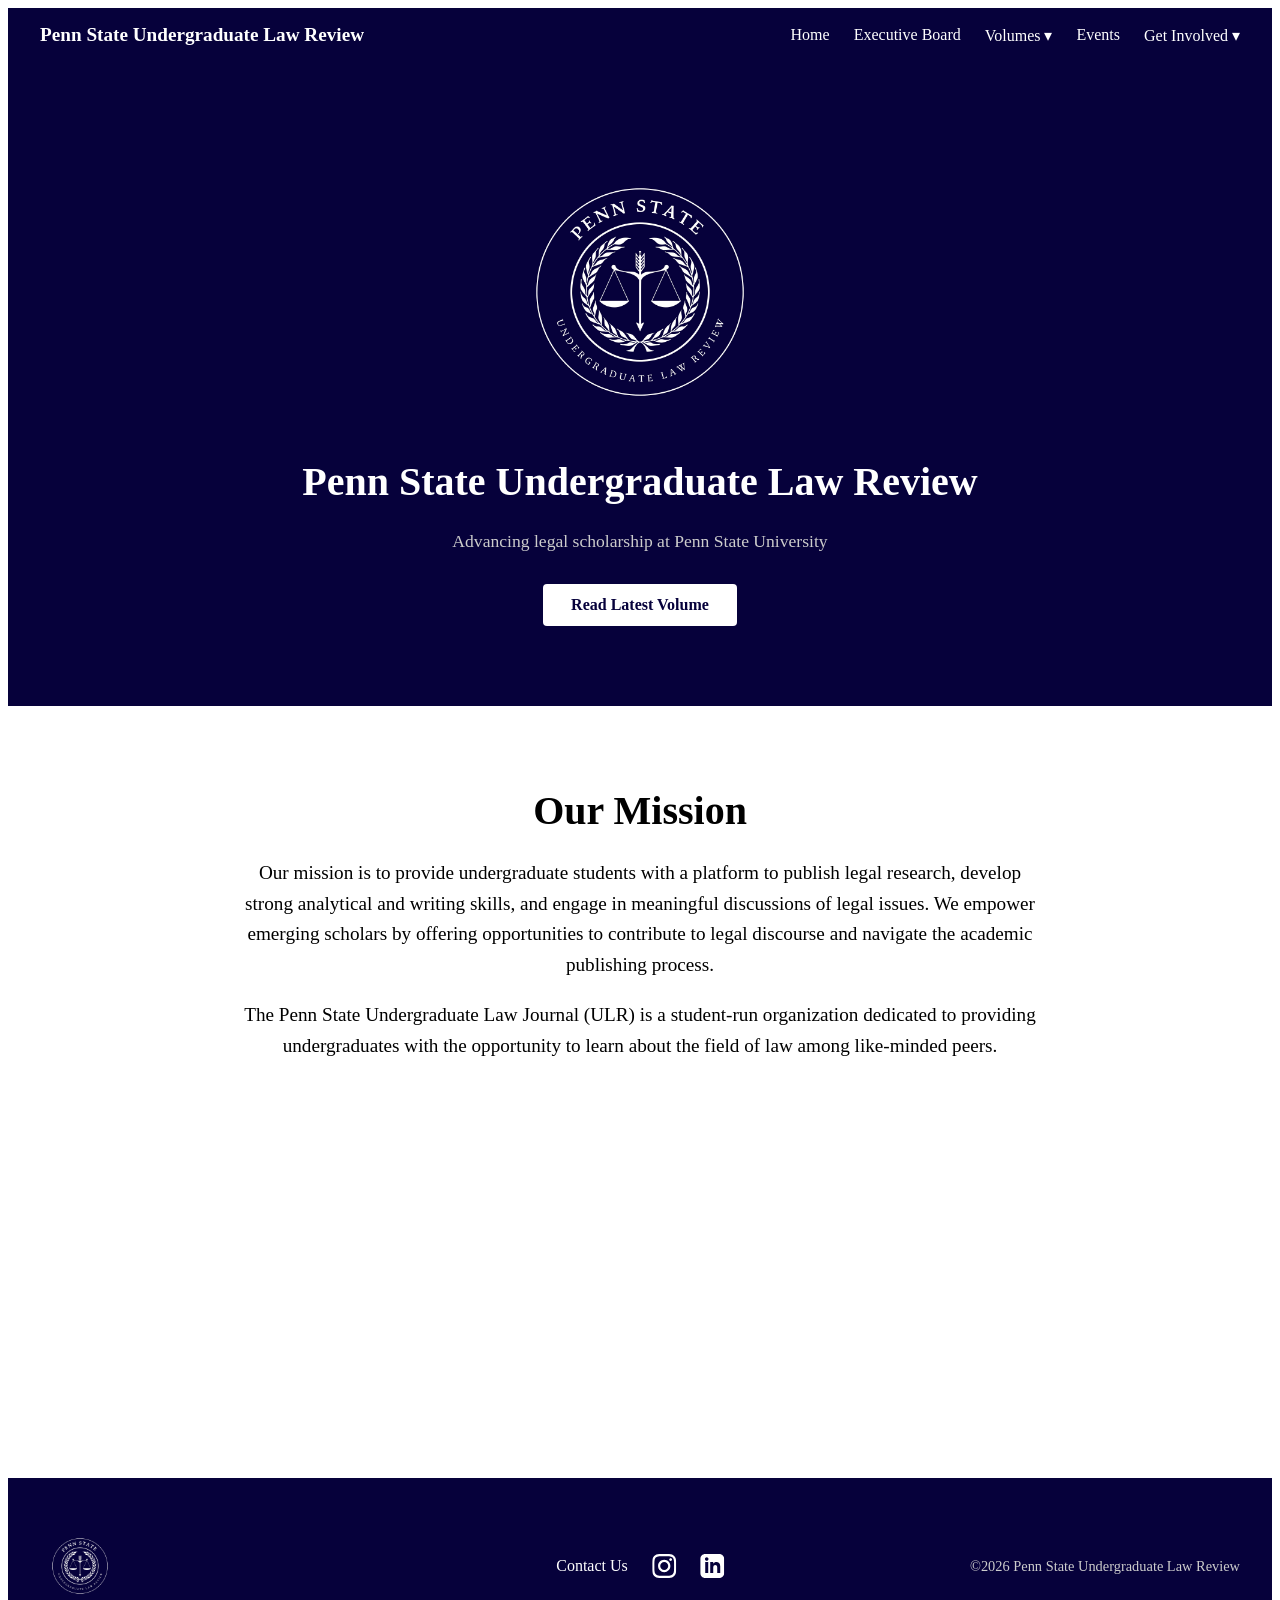
<file: index.html>
<!DOCTYPE html>
<html lang="en">
    <head>
        <meta charset="UTF-8">
        <meta name="viewport" content="width=device-width, initial-scale=1.0">
        <link rel="stylesheet" href="styles/main.css">
        <link rel="icon" href="assets/images/PSU_ULR_logo.JPG" type="image/jpeg">
        <title>PSU Undergraduate Law Review</title>
    </head>
    <body>
        <nav>
            <div class="nav-title">Penn State Undergraduate Law Review</div>
            <ul class="nav-links">
                <li><a href="index.html">Home</a></li>
                <li><a href="club-roles.html">Executive Board</a></li>
                <li class="dropdown">
                    <a href="#" class="dropdown-btn">Volumes ▾</a>
                    <div class="dropdown-content">
                        <a href="volume-1.html">Volume I (Fall 25-26)</a>
                        <a href="volume-2.html">Volume II (Spring 25-26)</a>
                        <a href="volume-3.html">Volume III (Fall 26-27)</a>
                        <a href="volume-4.html">Volume IV (Spring 26-27)</a>
                    </div>
                </li>
                <li><a href="events.html">Events</a></li>
                <li class="dropdown">
                    <a href="#" class="dropdown-btn">Get Involved ▾</a>
                    <div class="dropdown-content">
                        <a href="apply.html">Apply</a>
                        <a href="contact.html">Contact Us</a>
                    </div>
                </li>
            </ul>
        </nav>

        <section class="hero">
            <img class="logo" src="assets/images/PSU_ULR_logo.JPG" alt="PSU Law Review Logo">
            <h1>Penn State Undergraduate Law Review</h1>
            <p>Advancing legal scholarship at Penn State University</p>
            <a href="issues.html" class="hero-button">Read Latest Volume</a>
        </section>

        <section class="mission">
            <h2>Our Mission</h2>
            <p>Our mission is to provide undergraduate students with a platform to publish legal research, develop strong analytical and writing skills, and engage in meaningful discussions of legal issues. We empower emerging scholars by offering opportunities to contribute to legal 
                discourse and navigate the academic publishing process.</p>
            <p> The Penn State Undergraduate Law Journal (ULR) is a student-run organization dedicated to providing undergraduates with
                 the opportunity to learn about the field of law among like-minded peers.</p>
        </section>

        <footer>
            <div class="footer-content">
                <img class="footer-logo" src="assets/images/PSU_ULR_logo.JPG" alt="PSU Law Review Logo">
                <div class="footer-socials">
                    <a href="contact.html" class="social-link">Contact Us</a>
                    <a href="https://www.instagram.com/psulawreview_undergrad" class="social-link" target="_blank">
                        <svg width="24" height="24" viewBox="0 0 24 24" fill="white"><path d="M12 2.163c3.204 0 3.584.012 4.85.07 3.252.148 4.771 1.691 4.919 4.919.058 1.265.069 1.645.069 4.849 0 3.205-.012 3.584-.069 4.849-.149 3.225-1.664 4.771-4.919 4.919-1.266.058-1.644.07-4.85.07-3.204 0-3.584-.012-4.849-.07-3.26-.149-4.771-1.699-4.919-4.92-.058-1.265-.07-1.644-.07-4.849 0-3.204.013-3.583.07-4.849.149-3.227 1.664-4.771 4.919-4.919 1.266-.057 1.645-.069 4.849-.069zm0-2.163c-3.259 0-3.667.014-4.947.072-4.358.2-6.78 2.618-6.98 6.98-.059 1.281-.073 1.689-.073 4.948 0 3.259.014 3.668.072 4.948.2 4.358 2.618 6.78 6.98 6.98 1.281.058 1.689.072 4.948.072 3.259 0 3.668-.014 4.948-.072 4.354-.2 6.782-2.618 6.979-6.98.059-1.28.073-1.689.073-4.948 0-3.259-.014-3.667-.072-4.947-.196-4.354-2.617-6.78-6.979-6.98-1.281-.059-1.69-.073-4.949-.073zm0 5.838c-3.403 0-6.162 2.759-6.162 6.162s2.759 6.163 6.162 6.163 6.162-2.759 6.162-6.163c0-3.403-2.759-6.162-6.162-6.162zm0 10.162c-2.209 0-4-1.79-4-4 0-2.209 1.791-4 4-4s4 1.791 4 4c0 2.21-1.791 4-4 4zm6.406-11.845c-.796 0-1.441.645-1.441 1.44s.645 1.44 1.441 1.44c.795 0 1.439-.645 1.439-1.44s-.644-1.44-1.439-1.44z"/></svg>
                    </a>
                    <a href="#" class="social-link" target="_blank">
                        <svg width="24" height="24" viewBox="0 0 24 24" fill="white"><path d="M19 0h-14c-2.761 0-5 2.239-5 5v14c0 2.761 2.239 5 5 5h14c2.762 0 5-2.239 5-5v-14c0-2.761-2.238-5-5-5zm-11 19h-3v-11h3v11zm-1.5-12.268c-.966 0-1.75-.79-1.75-1.764s.784-1.764 1.75-1.764 1.75.79 1.75 1.764-.783 1.764-1.75 1.764zm13.5 12.268h-3v-5.604c0-3.368-4-3.113-4 0v5.604h-3v-11h3v1.765c1.396-2.586 7-2.777 7 2.476v6.759z"/></svg>
                    </a>
                </div>
                <p class="footer-copyright">©2026 Penn State Undergraduate Law Review</p>
            </div>
        </footer>
    </body>
</html>


<!-- IST DIRECTOR-->
</file>
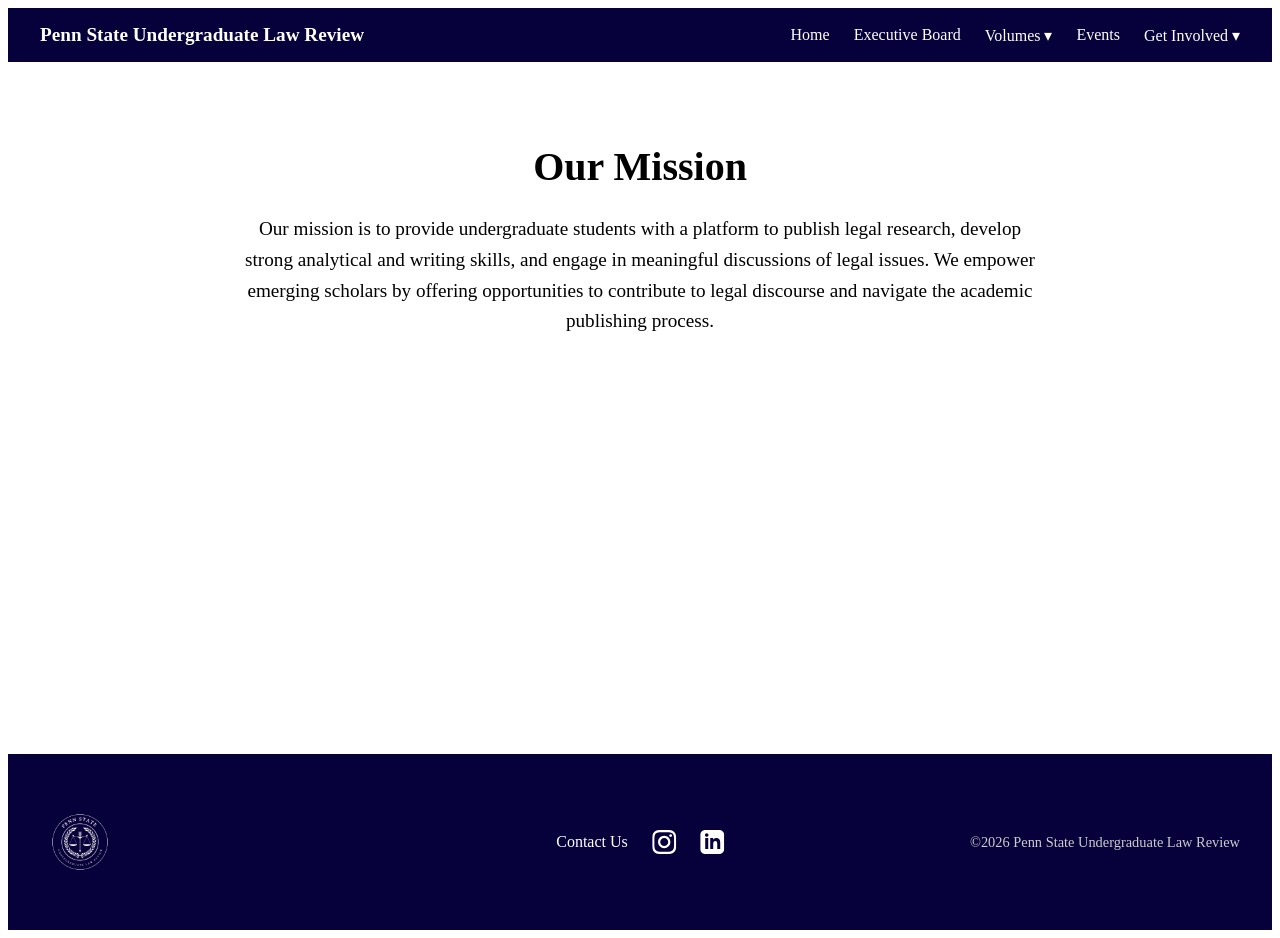
<file: About.html>
<!DOCTYPE html>
<html lang="en">
    <head>
        <meta charset="UTF-8">
        <meta name="viewport" content="width=device-width, initial-scale=1.0">
        <link rel="stylesheet" href="styles/main.css">
        <link rel="icon" href="assets/images/PSU_ULR_logo.JPG" type="image/jpeg">
        <title>PSU Undergraduate Law Review</title>
    </head>
    <body>
        <nav>
            <div class="nav-title">Penn State Undergraduate Law Review</div>
            <ul class="nav-links">
                <li><a href="index.html">Home</a></li>
                <li><a href="club-roles.html">Executive Board</a></li>
                <li class="dropdown">
                    <a href="#" class="dropdown-btn">Volumes ▾</a>
                    <div class="dropdown-content">
                        <a href="volume-1.html">Volume I (Fall 25-26)</a>
                        <a href="volume-2.html">Volume II (Spring 25-26)</a>
                        <a href="volume-3.html">Volume III (Fall 26-27)</a>
                        <a href="volume-4.html">Volume IV (Spring 26-27)</a>
                    </div>
                </li>
                <li><a href="events.html">Events</a></li>
                <li class="dropdown">
                    <a href="#" class="dropdown-btn">Get Involved ▾</a>
                    <div class="dropdown-content">
                        <a href="apply.html">Apply</a>
                        <a href="contact.html">Contact Us</a>
                    </div>
                </li>
            </ul>
        </nav>

        <section class="mission">
            <h2>Our Mission</h2>
            <p>Our mission is to provide undergraduate students with a platform to 
                publish legal research, develop strong analytical and writing skills,
                and engage in meaningful discussions of legal issues. We empower
                emerging scholars by offering opportunities to contribute to legal 
                discourse and navigate the academic publishing process.
            </p>
        </section>

        <footer>
            <div class="footer-content">
                <img class="footer-logo" src="assets/images/PSU_ULR_logo.JPG" alt="PSU Law Review Logo">
                <div class="footer-socials">
                    <a href="contact.html" class="social-link">Contact Us</a>
                    <a href="https://www.instagram.com/psulawreview_undergrad" class="social-link" target="_blank">
                        <svg width="24" height="24" viewBox="0 0 24 24" fill="white"><path d="M12 2.163c3.204 0 3.584.012 4.85.07 3.252.148 4.771 1.691 4.919 4.919.058 1.265.069 1.645.069 4.849 0 3.205-.012 3.584-.069 4.849-.149 3.225-1.664 4.771-4.919 4.919-1.266.058-1.644.07-4.85.07-3.204 0-3.584-.012-4.849-.07-3.26-.149-4.771-1.699-4.919-4.92-.058-1.265-.07-1.644-.07-4.849 0-3.204.013-3.583.07-4.849.149-3.227 1.664-4.771 4.919-4.919 1.266-.057 1.645-.069 4.849-.069zm0-2.163c-3.259 0-3.667.014-4.947.072-4.358.2-6.78 2.618-6.98 6.98-.059 1.281-.073 1.689-.073 4.948 0 3.259.014 3.668.072 4.948.2 4.358 2.618 6.78 6.98 6.98 1.281.058 1.689.072 4.948.072 3.259 0 3.668-.014 4.948-.072 4.354-.2 6.782-2.618 6.979-6.98.059-1.28.073-1.689.073-4.948 0-3.259-.014-3.667-.072-4.947-.196-4.354-2.617-6.78-6.979-6.98-1.281-.059-1.69-.073-4.949-.073zm0 5.838c-3.403 0-6.162 2.759-6.162 6.162s2.759 6.163 6.162 6.163 6.162-2.759 6.162-6.163c0-3.403-2.759-6.162-6.162-6.162zm0 10.162c-2.209 0-4-1.79-4-4 0-2.209 1.791-4 4-4s4 1.791 4 4c0 2.21-1.791 4-4 4zm6.406-11.845c-.796 0-1.441.645-1.441 1.44s.645 1.44 1.441 1.44c.795 0 1.439-.645 1.439-1.44s-.644-1.44-1.439-1.44z"/></svg>
                    </a>
                    <a href="#" class="social-link" target="_blank">
                        <svg width="24" height="24" viewBox="0 0 24 24" fill="white"><path d="M19 0h-14c-2.761 0-5 2.239-5 5v14c0 2.761 2.239 5 5 5h14c2.762 0 5-2.239 5-5v-14c0-2.761-2.238-5-5-5zm-11 19h-3v-11h3v11zm-1.5-12.268c-.966 0-1.75-.79-1.75-1.764s.784-1.764 1.75-1.764 1.75.79 1.75 1.764-.783 1.764-1.75 1.764zm13.5 12.268h-3v-5.604c0-3.368-4-3.113-4 0v5.604h-3v-11h3v1.765c1.396-2.586 7-2.777 7 2.476v6.759z"/></svg>
                    </a>
                </div>
                <p class="footer-copyright">©2026 Penn State Undergraduate Law Review</p>
            </div>
        </footer>
    </body>
</html>
</file>
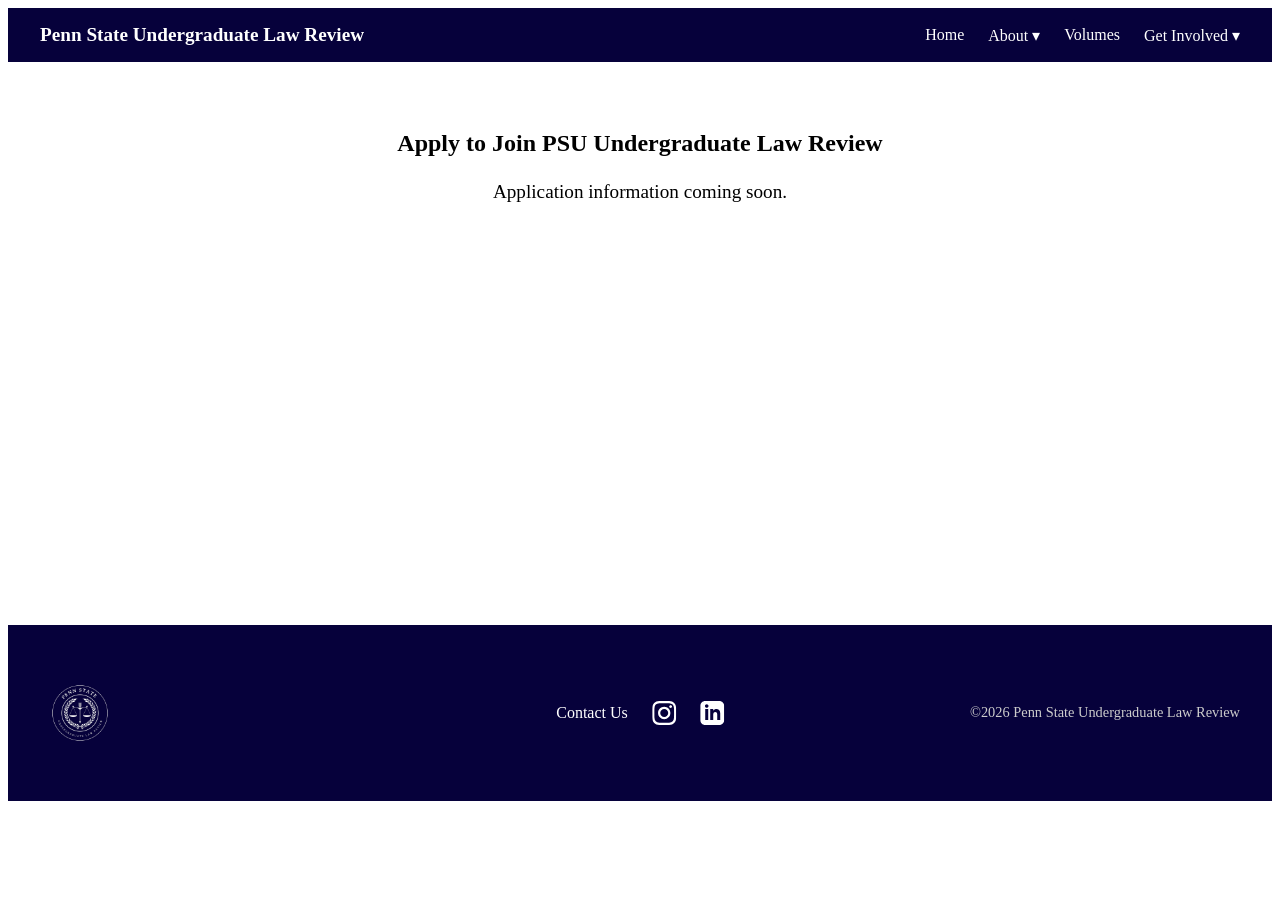
<file: apply.html>
<!DOCTYPE html>
<html lang="en">
    <head>
        <meta charset="UTF-8">
        <meta name="viewport" content="width=device-width, initial-scale=1.0">
        <link rel="stylesheet" href="styles/main.css">
        <title>Apply - PSU Undergraduate Law Review</title>
    </head>
    <body>
        <nav>
            <div class="nav-title">Penn State Undergraduate Law Review</div>
            <ul class="nav-links">
                <li><a href="index.html">Home</a></li>
                <li class="dropdown">
                    <a href="about.html" class="dropdown-btn">About ▾</a>
                    <div class="dropdown-content">
                        <a href="about.html">Who We Are</a>
                        <a href="club-roles.html">Club Roles</a>
                    </div>
                </li>
                <li><a href="issues.html">Volumes</a></li>
                <li class="dropdown">
                    <a href="#" class="dropdown-btn">Get Involved ▾</a>
                    <div class="dropdown-content">
                        <a href="apply.html">Apply</a>
                        <a href="contact.html">Contact Us</a>
                    </div>
                </li>
            </ul>
        </nav>

        <section class="mission">
            <h1>Apply to Join PSU Undergraduate Law Review</h1>
            <p>Application information coming soon.</p>
        </section>

        <footer>
            <div class="footer-content">
                <img class="footer-logo" src="assets/images/PSU_ULR_logo.JPG" alt="PSU Law Review Logo">
                <div class="footer-socials">
                    <a href="contact.html" class="social-link">Contact Us</a>
                    <a href="https://www.instagram.com/psulawreview_undergrad" class="social-link" target="_blank">
                        <svg width="24" height="24" viewBox="0 0 24 24" fill="white"><path d="M12 2.163c3.204 0 3.584.012 4.85.07 3.252.148 4.771 1.691 4.919 4.919.058 1.265.069 1.645.069 4.849 0 3.205-.012 3.584-.069 4.849-.149 3.225-1.664 4.771-4.919 4.919-1.266.058-1.644.07-4.85.07-3.204 0-3.584-.012-4.849-.07-3.26-.149-4.771-1.699-4.919-4.92-.058-1.265-.07-1.644-.07-4.849 0-3.204.013-3.583.07-4.849.149-3.227 1.664-4.771 4.919-4.919 1.266-.057 1.645-.069 4.849-.069zm0-2.163c-3.259 0-3.667.014-4.947.072-4.358.2-6.78 2.618-6.98 6.98-.059 1.281-.073 1.689-.073 4.948 0 3.259.014 3.668.072 4.948.2 4.358 2.618 6.78 6.98 6.98 1.281.058 1.689.072 4.948.072 3.259 0 3.668-.014 4.948-.072 4.354-.2 6.782-2.618 6.979-6.98.059-1.28.073-1.689.073-4.948 0-3.259-.014-3.667-.072-4.947-.196-4.354-2.617-6.78-6.979-6.98-1.281-.059-1.69-.073-4.949-.073zm0 5.838c-3.403 0-6.162 2.759-6.162 6.162s2.759 6.163 6.162 6.163 6.162-2.759 6.162-6.163c0-3.403-2.759-6.162-6.162-6.162zm0 10.162c-2.209 0-4-1.79-4-4 0-2.209 1.791-4 4-4s4 1.791 4 4c0 2.21-1.791 4-4 4zm6.406-11.845c-.796 0-1.441.645-1.441 1.44s.645 1.44 1.441 1.44c.795 0 1.439-.645 1.439-1.44s-.644-1.44-1.439-1.44z"/></svg>
                    </a>
                    <a href="#" class="social-link" target="_blank">
                        <svg width="24" height="24" viewBox="0 0 24 24" fill="white"><path d="M19 0h-14c-2.761 0-5 2.239-5 5v14c0 2.761 2.239 5 5 5h14c2.762 0 5-2.239 5-5v-14c0-2.761-2.238-5-5-5zm-11 19h-3v-11h3v11zm-1.5-12.268c-.966 0-1.75-.79-1.75-1.764s.784-1.764 1.75-1.764 1.75.79 1.75 1.764-.783 1.764-1.75 1.764zm13.5 12.268h-3v-5.604c0-3.368-4-3.113-4 0v5.604h-3v-11h3v1.765c1.396-2.586 7-2.777 7 2.476v6.759z"/></svg>
                    </a>
                </div>
                <p class="footer-copyright">©2026 Penn State Undergraduate Law Review</p>
            </div>
        </footer>
    </body>
</html>
</file>
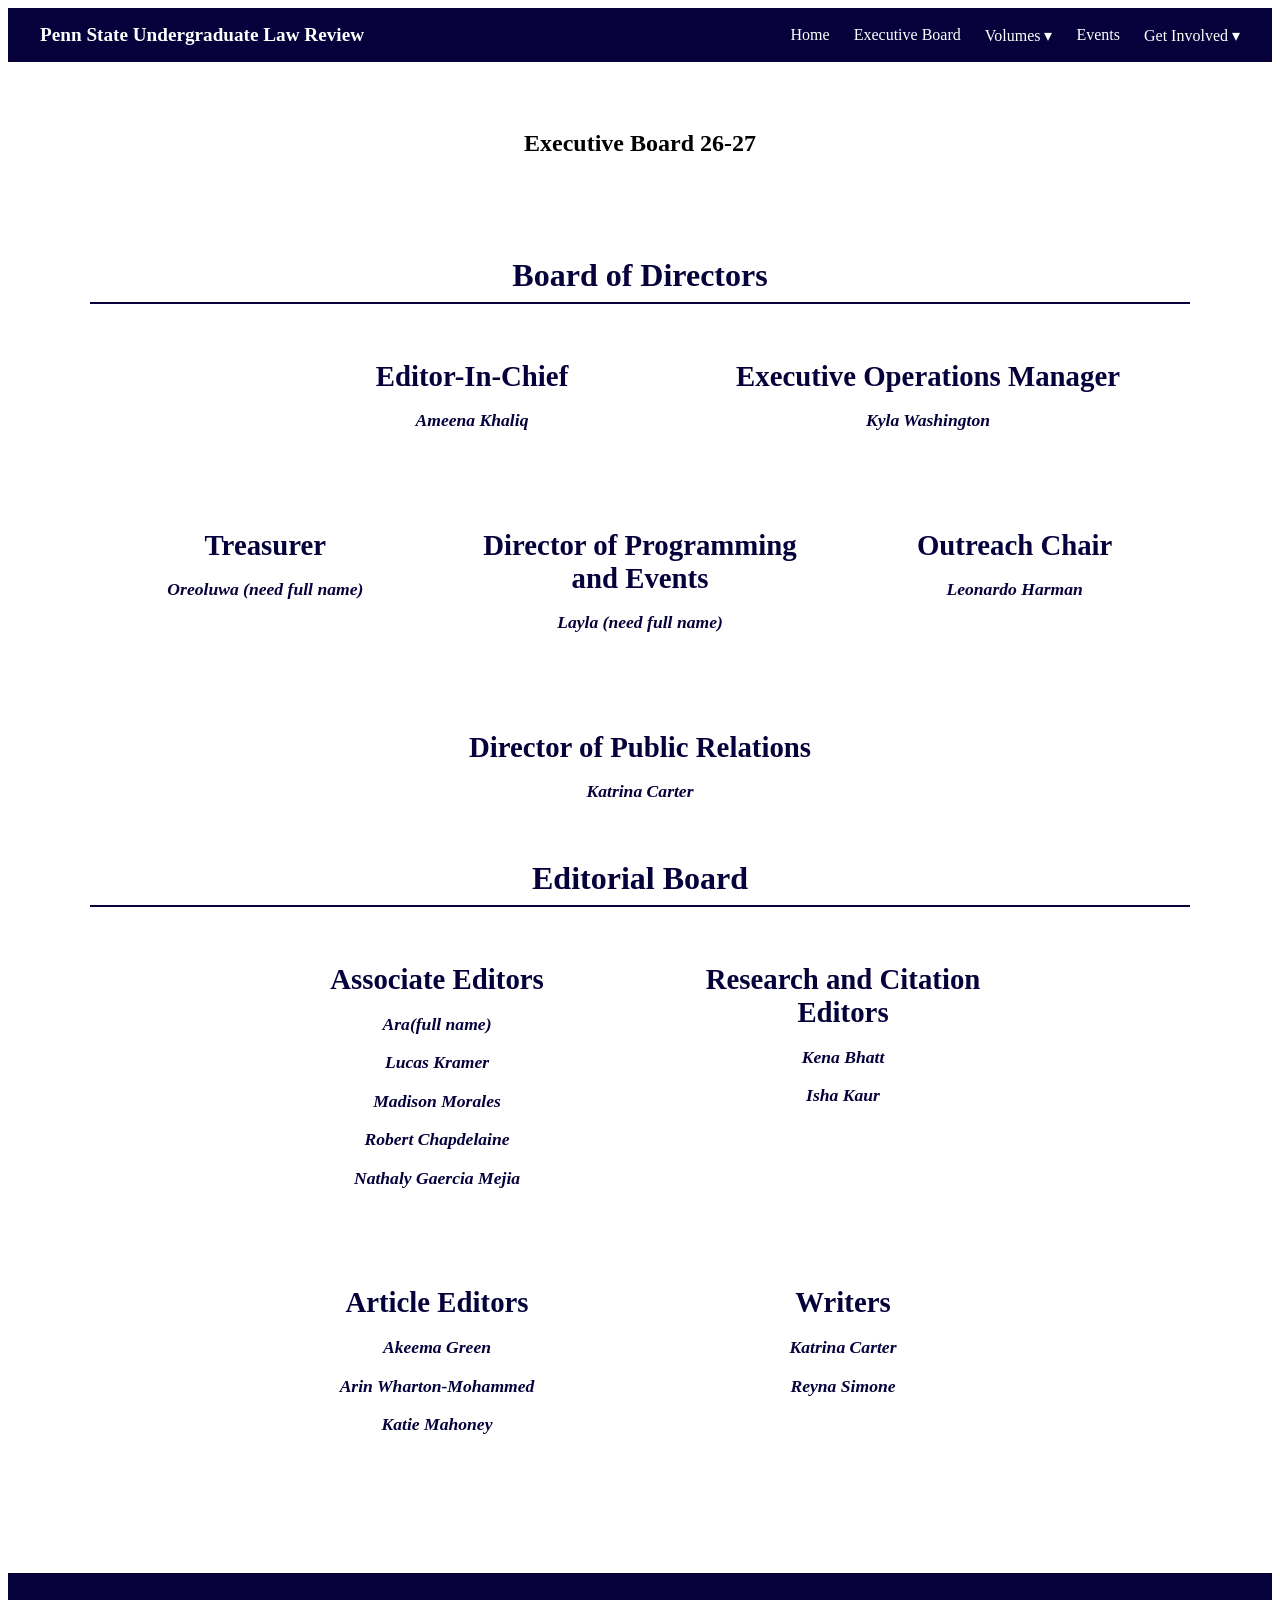
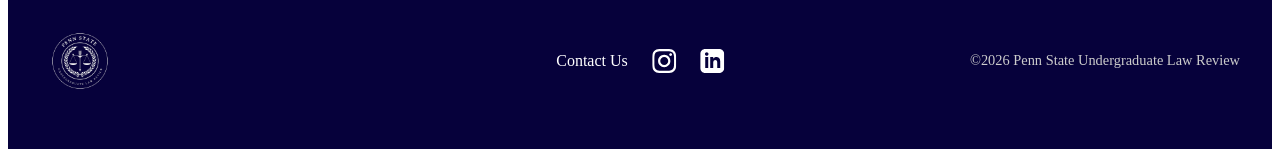
<file: club-roles.html>
<!DOCTYPE html>
<html lang="en">
    <head>
        <meta charset="UTF-8">
        <meta name="viewport" content="width=device-width, initial-scale=1.0">
        <link rel="stylesheet" href="styles/main.css">
        <link rel="icon" href="assets/images/PSU_ULR_logo.JPG" type="image/jpeg">
        <title>Club Roles - PSU Undergraduate Law Review</title>
    </head>
    <body>
        <nav>
            <div class="nav-title">Penn State Undergraduate Law Review</div>
            <ul class="nav-links">
                <li><a href="index.html">Home</a></li>
                <li><a href="club-roles.html">Executive Board</a></li>
                <li class="dropdown">
                    <a href="#" class="dropdown-btn">Volumes ▾</a>
                    <div class="dropdown-content">
                        <a href="volume-1.html">Volume I (Fall 25-26)</a>
                        <a href="volume-2.html">Volume II (Spring 25-26)</a>
                        <a href="volume-3.html">Volume III (Fall 26-27)</a>
                        <a href="volume-4.html">Volume IV (Spring 26-27)</a>
                    </div>
                </li>
                <li><a href="events.html">Events</a></li>
                <li class="dropdown">
                    <a href="#" class="dropdown-btn">Get Involved ▾</a>
                    <div class="dropdown-content">
                        <a href="apply.html">Apply</a>
                        <a href="contact.html">Contact Us</a>
                    </div>
                </li>
            </ul>
        </nav>

        <section class="mission">
            <h1>Executive Board 26-27</h1>
        </section>

        <section class="roles-section">
            <h2 class="section-header">Board of Directors</h2>
            <div class="roles-row two-items">
                <div class="role-card">
                    <h2>Editor-In-Chief</h2>
                    <div class="role-names">
                        <p class="name-placeholder">Ameena Khaliq</p>
                    </div>
                </div>

                <div class="role-card">
                    <h2>Executive Operations Manager</h2>
                    <div class="role-names">
                        <p class="name-placeholder">Kyla Washington</p>
                    </div>
                </div>
            </div>

            <div class="roles-row three-items">
                <div class="role-card">
                    <h2>Treasurer</h2>
                    <div class="role-names">
                        <p class="name-placeholder">Oreoluwa (need full name)</p>
                    </div>
                </div>

                <div class="role-card">
                    <h2>Director of Programming and Events</h2>
                    <div class="role-names">
                        <p class="name-placeholder">Layla (need full name)</p>
                    </div>
                </div>

                <div class="role-card">
                    <h2>Outreach Chair</h2>
                    <div class="role-names">
                        <p class="name-placeholder">Leonardo Harman</p>
                    </div>
                </div>
            </div>

            <div class="roles-row three-items">
                <div class="role-card">
                    <h2>Director of Public Relations</h2>
                    <div class="role-names">
                        <p class="name-placeholder">Katrina Carter</p>
                    </div>
                </div>
            </div>

            <h2 class="section-header">Editorial Board</h2>
            <div class="roles-row three-items">
                <div class="role-card">
                    <h2>Associate Editors</h2>
                    <div class="role-names">
                        <p class="name-placeholder">Ara(full name)</p>
                        <p class="name-placeholder">Lucas Kramer</p>
                        <p class="name-placeholder">Madison Morales</p>
                        <p class="name-placeholder">Robert Chapdelaine</p>
                        <p class="name-placeholder">Nathaly Gaercia Mejia</p>
                    </div>
                </div>

                <div class="role-card">
                    <h2>Research and Citation Editors</h2>
                    <div class="role-names">
                        <p class="name-placeholder">Kena Bhatt</p>
                        <p class="name-placeholder">Isha Kaur</p>
                    </div>
                </div>
            </div>

            <div class="roles-row three-items">
                <div class="role-card">
                    <h2>Article Editors</h2>
                    <div class="role-names">
                        <p class="name-placeholder">Akeema Green</p>
                        <p class="name-placeholder">Arin Wharton-Mohammed</p>
                        <p class="name-placeholder">Katie Mahoney</p>
                    </div>
                </div>

                <div class="role-card">
                    <h2>Writers</h2>
                    <div class="role-names">
                        <p class="name-placeholder">Katrina Carter</p>
                        <p class="name-placeholder">Reyna Simone</p>
                    </div>
                </div>
            </div>
        </section>

        <footer class="compact-footer">
            <div class="footer-content">
                <img class="footer-logo" src="assets/images/PSU_ULR_logo.JPG" alt="PSU Law Review Logo">
                <div class="footer-socials">
                    <a href="contact.html" class="social-link">Contact Us</a>
                    <a href="https://www.instagram.com/psulawreview_undergrad" class="social-link" target="_blank">
                        <svg width="24" height="24" viewBox="0 0 24 24" fill="white"><path d="M12 2.163c3.204 0 3.584.012 4.85.07 3.252.148 4.771 1.691 4.919 4.919.058 1.265.069 1.645.069 4.849 0 3.205-.012 3.584-.069 4.849-.149 3.225-1.664 4.771-4.919 4.919-1.266.058-1.644.07-4.85.07-3.204 0-3.584-.012-4.849-.07-3.26-.149-4.771-1.699-4.919-4.92-.058-1.265-.07-1.644-.07-4.849 0-3.204.013-3.583.07-4.849.149-3.227 1.664-4.771 4.919-4.919 1.266-.057 1.645-.069 4.849-.069zm0-2.163c-3.259 0-3.667.014-4.947.072-4.358.2-6.78 2.618-6.98 6.98-.059 1.281-.073 1.689-.073 4.948 0 3.259.014 3.668.072 4.948.2 4.358 2.618 6.78 6.98 6.98 1.281.058 1.689.072 4.948.072 3.259 0 3.668-.014 4.948-.072 4.354-.2 6.782-2.618 6.979-6.98.059-1.28.073-1.689.073-4.948 0-3.259-.014-3.667-.072-4.947-.196-4.354-2.617-6.78-6.979-6.98-1.281-.059-1.69-.073-4.949-.073zm0 5.838c-3.403 0-6.162 2.759-6.162 6.162s2.759 6.163 6.162 6.163 6.162-2.759 6.162-6.163c0-3.403-2.759-6.162-6.162-6.162zm0 10.162c-2.209 0-4-1.79-4-4 0-2.209 1.791-4 4-4s4 1.791 4 4c0 2.21-1.791 4-4 4zm6.406-11.845c-.796 0-1.441.645-1.441 1.44s.645 1.44 1.441 1.44c.795 0 1.439-.645 1.439-1.44s-.644-1.44-1.439-1.44z"/></svg>
                    </a>
                    <a href="#" class="social-link" target="_blank">
                        <svg width="24" height="24" viewBox="0 0 24 24" fill="white"><path d="M19 0h-14c-2.761 0-5 2.239-5 5v14c0 2.761 2.239 5 5 5h14c2.762 0 5-2.239 5-5v-14c0-2.761-2.238-5-5-5zm-11 19h-3v-11h3v11zm-1.5-12.268c-.966 0-1.75-.79-1.75-1.764s.784-1.764 1.75-1.764 1.75.79 1.75 1.764-.783 1.764-1.75 1.764zm13.5 12.268h-3v-5.604c0-3.368-4-3.113-4 0v5.604h-3v-11h3v1.765c1.396-2.586 7-2.777 7 2.476v6.759z"/></svg>
                    </a>
                </div>
                <p class="footer-copyright">©2026 Penn State Undergraduate Law Review</p>
            </div>
        </footer>
    </body>
</html>
</file>
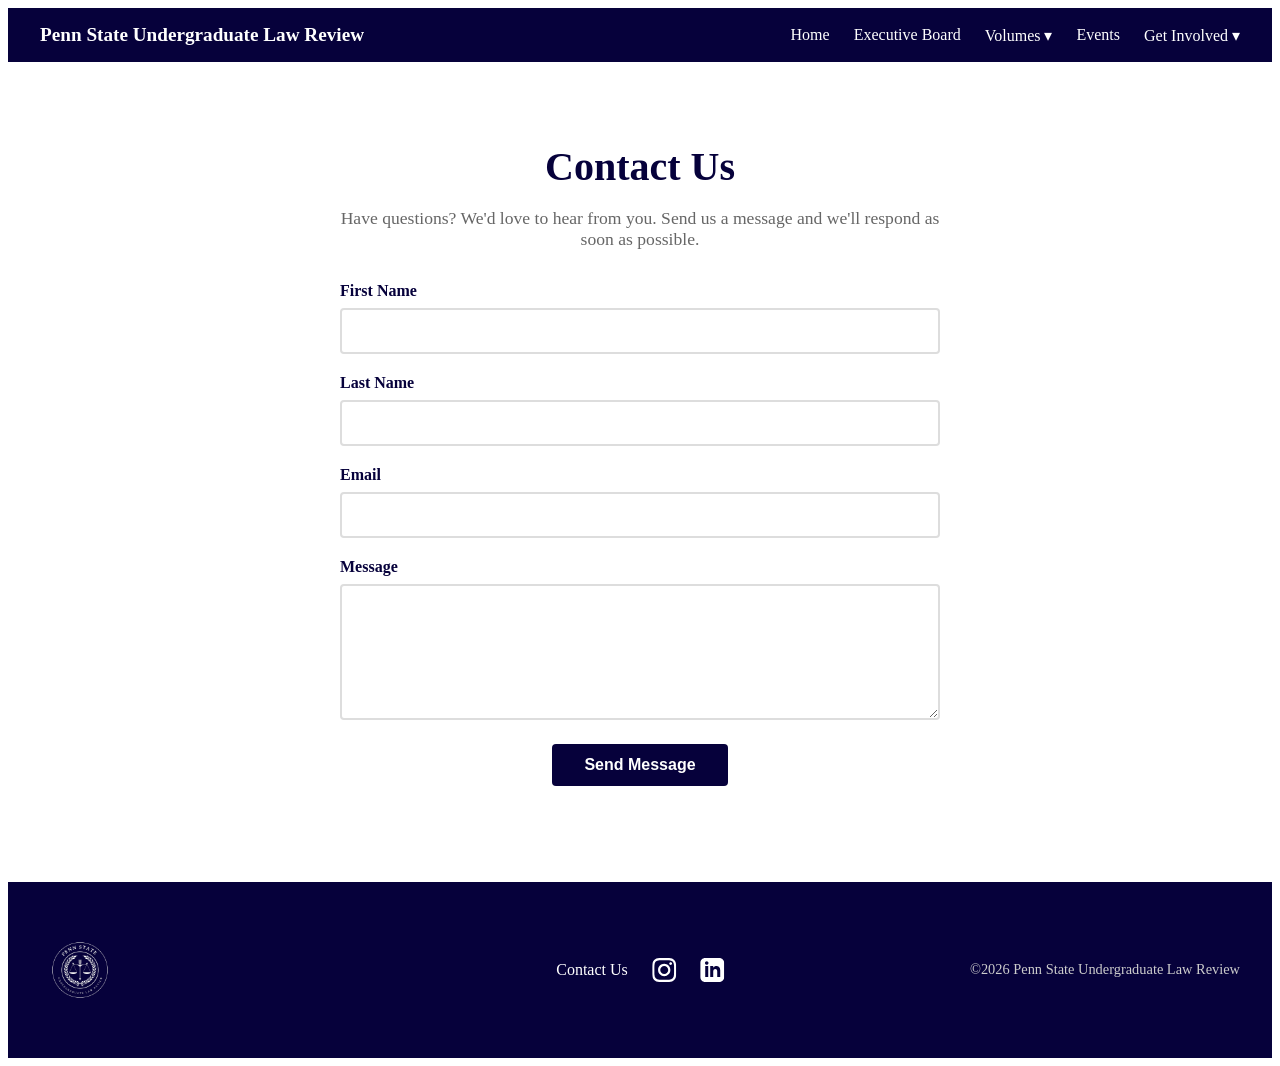
<file: contact.html>
<!DOCTYPE html>
<html lang="en">
    <head>
        <meta charset="UTF-8">
        <meta name="viewport" content="width=device-width, initial-scale=1.0">
        <link rel="stylesheet" href="styles/main.css">
        <link rel="icon" href="assets/images/PSU_ULR_logo.JPG" type="image/jpeg">
        <title>PSU Undergraduate Law Review</title>
    </head>
    <body>
        <nav>
            <div class="nav-title">Penn State Undergraduate Law Review</div>
            <ul class="nav-links">
                <li><a href="index.html">Home</a></li>
                <li><a href="club-roles.html">Executive Board</a></li>
                <li class="dropdown">
                    <a href="#" class="dropdown-btn">Volumes ▾</a>
                    <div class="dropdown-content">
                        <a href="volume-1.html">Volume I (Fall 25-26)</a>
                        <a href="volume-2.html">Volume II (Spring 25-26)</a>
                        <a href="volume-3.html">Volume III (Fall 26-27)</a>
                        <a href="volume-4.html">Volume IV (Spring 26-27)</a>
                    </div>
                </li>
                <li><a href="events.html">Events</a></li>
                <li class="dropdown">
                    <a href="#" class="dropdown-btn">Get Involved ▾</a>
                    <div class="dropdown-content">
                        <a href="apply.html">Apply</a>
                        <a href="contact.html">Contact Us</a>
                    </div>
                </li>
            </ul>
        </nav>

        <section class="contact-section">
            <h2>Contact Us</h2>
            <p>Have questions? We'd love to hear from you. Send us a message and we'll respond as soon as possible.</p>
            <form action="https://formsubmit.co/psuulr@gmail.com" method="POST">
                <div class="form-group">
                    <label for="firstName">First Name</label>
                    <input type="text" id="firstName" name="firstName" required>
                </div>
                <div class="form-group">
                    <label for="lastName">Last Name</label>
                    <input type="text" id="lastName" name="lastName" required>
                </div>
                <div class="form-group">
                    <label for="email">Email</label>
                    <input type="email" id="email" name="email" required>
                </div>
                <div class="form-group">
                    <label for="message">Message</label>
                    <textarea id="message" name="message" rows="6" required></textarea>
                </div>
                <button type="submit" class="submit-button">Send Message</button>
            </form>
        </section>

        <footer class="compact-footer">
            <div class="footer-content">
                <img class="footer-logo" src="assets/images/PSU_ULR_logo.JPG" alt="PSU Law Review Logo">
                <div class="footer-socials">
                    <a href="contact.html" class="social-link">Contact Us</a>
                    <a href="https://www.instagram.com/psulawreview_undergrad" class="social-link" target="_blank">
                        <svg width="24" height="24" viewBox="0 0 24 24" fill="white"><path d="M12 2.163c3.204 0 3.584.012 4.85.07 3.252.148 4.771 1.691 4.919 4.919.058 1.265.069 1.645.069 4.849 0 3.205-.012 3.584-.069 4.849-.149 3.225-1.664 4.771-4.919 4.919-1.266.058-1.644.07-4.85.07-3.204 0-3.584-.012-4.849-.07-3.26-.149-4.771-1.699-4.919-4.92-.058-1.265-.07-1.644-.07-4.849 0-3.204.013-3.583.07-4.849.149-3.227 1.664-4.771 4.919-4.919 1.266-.057 1.645-.069 4.849-.069zm0-2.163c-3.259 0-3.667.014-4.947.072-4.358.2-6.78 2.618-6.98 6.98-.059 1.281-.073 1.689-.073 4.948 0 3.259.014 3.668.072 4.948.2 4.358 2.618 6.78 6.98 6.98 1.281.058 1.689.072 4.948.072 3.259 0 3.668-.014 4.948-.072 4.354-.2 6.782-2.618 6.979-6.98.059-1.28.073-1.689.073-4.948 0-3.259-.014-3.667-.072-4.947-.196-4.354-2.617-6.78-6.979-6.98-1.281-.059-1.69-.073-4.949-.073zm0 5.838c-3.403 0-6.162 2.759-6.162 6.162s2.759 6.163 6.162 6.163 6.162-2.759 6.162-6.163c0-3.403-2.759-6.162-6.162-6.162zm0 10.162c-2.209 0-4-1.79-4-4 0-2.209 1.791-4 4-4s4 1.791 4 4c0 2.21-1.791 4-4 4zm6.406-11.845c-.796 0-1.441.645-1.441 1.44s.645 1.44 1.441 1.44c.795 0 1.439-.645 1.439-1.44s-.644-1.44-1.439-1.44z"/></svg>
                    </a>
                    <a href="#" class="social-link" target="_blank">
                        <svg width="24" height="24" viewBox="0 0 24 24" fill="white"><path d="M19 0h-14c-2.761 0-5 2.239-5 5v14c0 2.761 2.239 5 5 5h14c2.762 0 5-2.239 5-5v-14c0-2.761-2.238-5-5-5zm-11 19h-3v-11h3v11zm-1.5-12.268c-.966 0-1.75-.79-1.75-1.764s.784-1.764 1.75-1.764 1.75.79 1.75 1.764-.783 1.764-1.75 1.764zm13.5 12.268h-3v-5.604c0-3.368-4-3.113-4 0v5.604h-3v-11h3v1.765c1.396-2.586 7-2.777 7 2.476v6.759z"/></svg>
                    </a>
                </div>
                <p class="footer-copyright">©2026 Penn State Undergraduate Law Review</p>
            </div>
        </footer>
    </body>
</html>
</file>
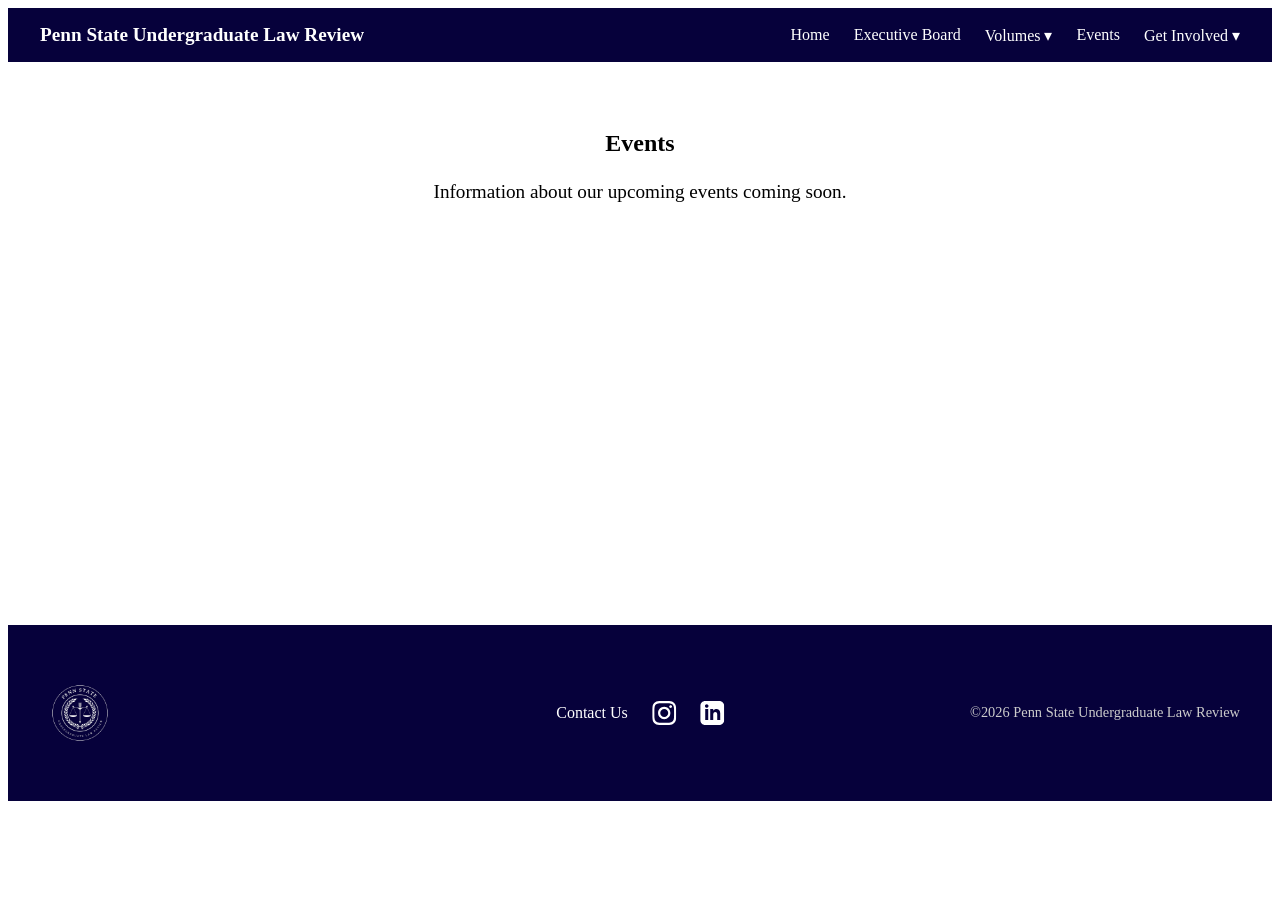
<file: events.html>
<!DOCTYPE html>
<html lang="en">
    <head>
        <meta charset="UTF-8">
        <meta name="viewport" content="width=device-width, initial-scale=1.0">
        <link rel="stylesheet" href="styles/main.css">
        <link rel="icon" href="assets/images/PSU_ULR_logo.JPG" type="image/jpeg">
        <title>Events - PSU Undergraduate Law Review</title>
    </head>
    <body>
        <nav>
            <div class="nav-title">Penn State Undergraduate Law Review</div>
            <ul class="nav-links">
                <li><a href="index.html">Home</a></li>
                <li><a href="club-roles.html">Executive Board</a></li>
                <li class="dropdown">
                    <a href="#" class="dropdown-btn">Volumes ▾</a>
                    <div class="dropdown-content">
                        <a href="volume-1.html">Volume I (Fall 25-26)</a>
                        <a href="volume-2.html">Volume II (Spring 25-26)</a>
                        <a href="volume-3.html">Volume III (Fall 26-27)</a>
                        <a href="volume-4.html">Volume IV (Spring 26-27)</a>
                    </div>
                </li>
                <li><a href="events.html">Events</a></li>
                <li class="dropdown">
                    <a href="#" class="dropdown-btn">Get Involved ▾</a>
                    <div class="dropdown-content">
                        <a href="apply.html">Apply</a>
                        <a href="contact.html">Contact Us</a>
                    </div>
                </li>
            </ul>
        </nav>

        <section class="mission">
            <h1>Events</h1>
            <p>Information about our upcoming events coming soon.</p>
        </section>

        <footer>
            <div class="footer-content">
                <img class="footer-logo" src="assets/images/PSU_ULR_logo.JPG" alt="PSU Law Review Logo">
                <div class="footer-socials">
                    <a href="contact.html" class="social-link">Contact Us</a>
                    <a href="https://www.instagram.com/psulawreview_undergrad" class="social-link" target="_blank">
                        <svg width="24" height="24" viewBox="0 0 24 24" fill="white"><path d="M12 2.163c3.204 0 3.584.012 4.85.07 3.252.148 4.771 1.691 4.919 4.919.058 1.265.069 1.645.069 4.849 0 3.205-.012 3.584-.069 4.849-.149 3.225-1.664 4.771-4.919 4.919-1.266.058-1.644.07-4.85.07-3.204 0-3.584-.012-4.849-.07-3.26-.149-4.771-1.699-4.919-4.92-.058-1.265-.07-1.644-.07-4.849 0-3.204.013-3.583.07-4.849.149-3.227 1.664-4.771 4.919-4.919 1.266-.057 1.645-.069 4.849-.069zm0-2.163c-3.259 0-3.667.014-4.947.072-4.358.2-6.78 2.618-6.98 6.98-.059 1.281-.073 1.689-.073 4.948 0 3.259.014 3.668.072 4.948.2 4.358 2.618 6.78 6.98 6.98 1.281.058 1.689.072 4.948.072 3.259 0 3.668-.014 4.948-.072 4.354-.2 6.782-2.618 6.979-6.98.059-1.28.073-1.689.073-4.948 0-3.259-.014-3.667-.072-4.947-.196-4.354-2.617-6.78-6.979-6.98-1.281-.059-1.69-.073-4.949-.073zm0 5.838c-3.403 0-6.162 2.759-6.162 6.162s2.759 6.163 6.162 6.163 6.162-2.759 6.162-6.163c0-3.403-2.759-6.162-6.162-6.162zm0 10.162c-2.209 0-4-1.79-4-4 0-2.209 1.791-4 4-4s4 1.791 4 4c0 2.21-1.791 4-4 4zm6.406-11.845c-.796 0-1.441.645-1.441 1.44s.645 1.44 1.441 1.44c.795 0 1.439-.645 1.439-1.44s-.644-1.44-1.439-1.44z"/></svg>
                    </a>
                    <a href="#" class="social-link" target="_blank">
                        <svg width="24" height="24" viewBox="0 0 24 24" fill="white"><path d="M19 0h-14c-2.761 0-5 2.239-5 5v14c0 2.761 2.239 5 5 5h14c2.762 0 5-2.239 5-5v-14c0-2.761-2.238-5-5-5zm-11 19h-3v-11h3v11zm-1.5-12.268c-.966 0-1.75-.79-1.75-1.764s.784-1.764 1.75-1.764 1.75.79 1.75 1.764-.783 1.764-1.75 1.764zm13.5 12.268h-3v-5.604c0-3.368-4-3.113-4 0v5.604h-3v-11h3v1.765c1.396-2.586 7-2.777 7 2.476v6.759z"/></svg>
                    </a>
                </div>
                <p class="footer-copyright">©2026 Penn State Undergraduate Law Review</p>
            </div>
        </footer>
    </body>
</html>
</file>
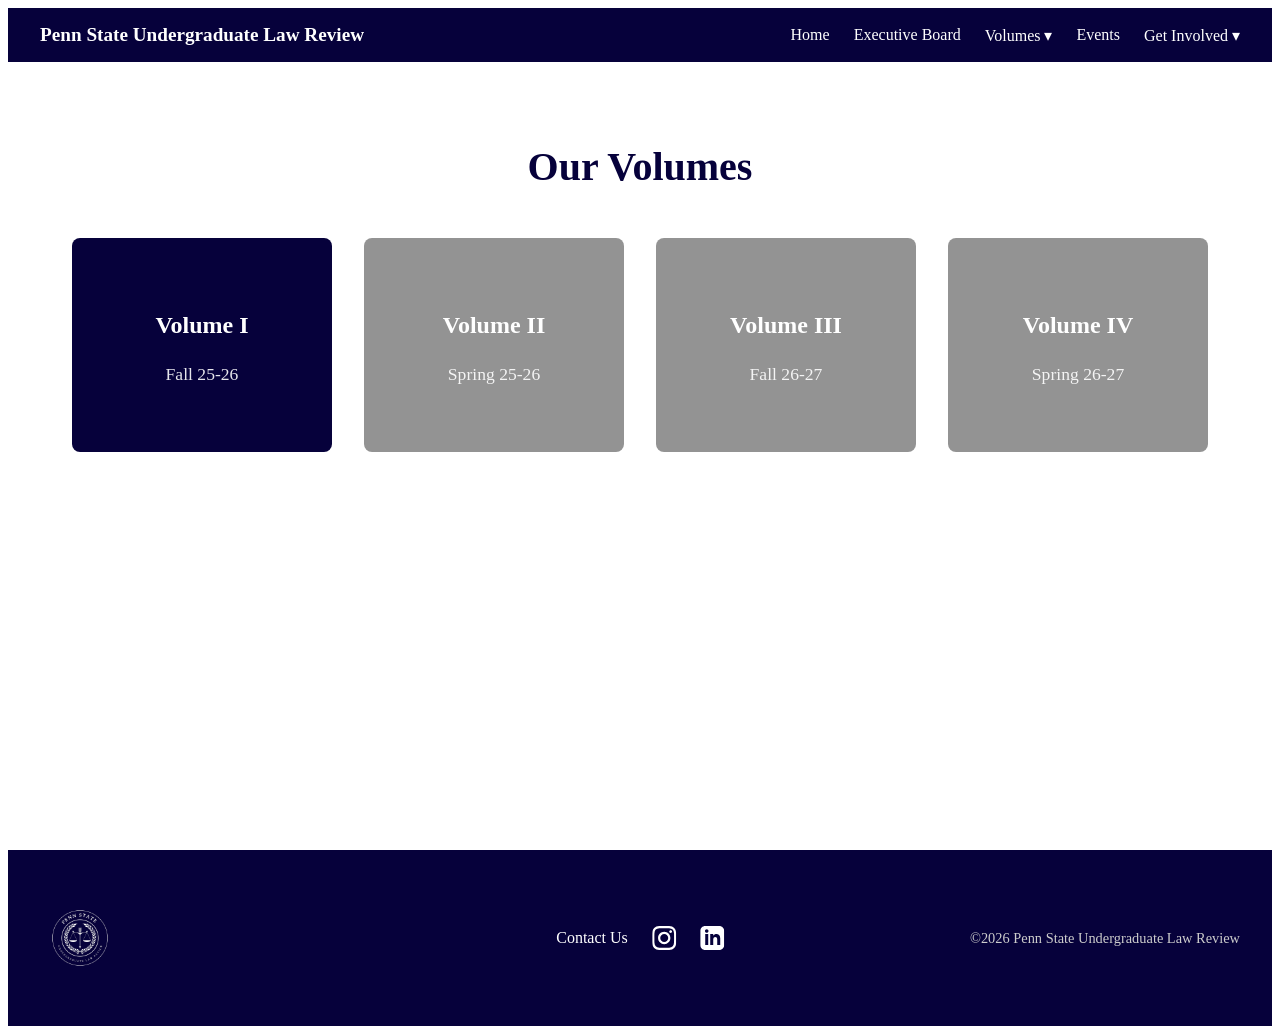
<file: issues.html>
<!DOCTYPE html>
<html lang="en">
    <head>
        <meta charset="UTF-8">
        <meta name="viewport" content="width=device-width, initial-scale=1.0">
        <link rel="stylesheet" href="styles/main.css">
        <link rel="icon" href="assets/images/PSU_ULR_logo.JPG" type="image/jpeg">
        <title>PSU Undergraduate Law Review</title>
    </head>
    <body>
        <nav>
            <div class="nav-title">Penn State Undergraduate Law Review</div>
            <ul class="nav-links">
                <li><a href="index.html">Home</a></li>
                <li><a href="club-roles.html">Executive Board</a></li>
                <li class="dropdown">
                    <a href="#" class="dropdown-btn">Volumes ▾</a>
                    <div class="dropdown-content">
                        <a href="volume-1.html">Volume I (Fall 25-26)</a>
                        <a href="volume-2.html">Volume II (Spring 25-26)</a>
                        <a href="volume-3.html">Volume III (Fall 26-27)</a>
                        <a href="volume-4.html">Volume IV (Spring 26-27)</a>
                    </div>
                </li>
                <li><a href="events.html">Events</a></li>
                <li class="dropdown">
                    <a href="#" class="dropdown-btn">Get Involved ▾</a>
                    <div class="dropdown-content">
                        <a href="apply.html">Apply</a>
                        <a href="contact.html">Contact Us</a>
                    </div>
                </li>
            </ul>
        </nav>

        <section class="volumes-section">
            <h2>Our Volumes</h2>
            <div class="volumes-grid">
                <a href="volume-1.html" class="volume-button">
                    <h3>Volume I</h3>
                    <p class="volume-year">Fall 25-26</p>
                </a>
                <a href="volume-2.html" class="volume-button upcoming">
                    <h3>Volume II</h3>
                    <p class="volume-year">Spring 25-26</p>
                </a>
                <a href="volume-3.html" class="volume-button upcoming">
                    <h3>Volume III</h3>
                    <p class="volume-year">Fall 26-27</p>
                </a>
                <a href="volume-4.html" class="volume-button upcoming">
                    <h3>Volume IV</h3>
                    <p class="volume-year">Spring 26-27</p>
                </a>
            </div>
        </section>

        <footer>
            <div class="footer-content">
                <img class="footer-logo" src="assets/images/PSU_ULR_logo.JPG" alt="PSU Law Review Logo">
                <div class="footer-socials">
                    <a href="contact.html" class="social-link">Contact Us</a>
                    <a href="https://www.instagram.com/psulawreview_undergrad" class="social-link" target="_blank">
                        <svg width="24" height="24" viewBox="0 0 24 24" fill="white"><path d="M12 2.163c3.204 0 3.584.012 4.85.07 3.252.148 4.771 1.691 4.919 4.919.058 1.265.069 1.645.069 4.849 0 3.205-.012 3.584-.069 4.849-.149 3.225-1.664 4.771-4.919 4.919-1.266.058-1.644.07-4.85.07-3.204 0-3.584-.012-4.849-.07-3.26-.149-4.771-1.699-4.919-4.92-.058-1.265-.07-1.644-.07-4.849 0-3.204.013-3.583.07-4.849.149-3.227 1.664-4.771 4.919-4.919 1.266-.057 1.645-.069 4.849-.069zm0-2.163c-3.259 0-3.667.014-4.947.072-4.358.2-6.78 2.618-6.98 6.98-.059 1.281-.073 1.689-.073 4.948 0 3.259.014 3.668.072 4.948.2 4.358 2.618 6.78 6.98 6.98 1.281.058 1.689.072 4.948.072 3.259 0 3.668-.014 4.948-.072 4.354-.2 6.782-2.618 6.979-6.98.059-1.28.073-1.689.073-4.948 0-3.259-.014-3.667-.072-4.947-.196-4.354-2.617-6.78-6.979-6.98-1.281-.059-1.69-.073-4.949-.073zm0 5.838c-3.403 0-6.162 2.759-6.162 6.162s2.759 6.163 6.162 6.163 6.162-2.759 6.162-6.163c0-3.403-2.759-6.162-6.162-6.162zm0 10.162c-2.209 0-4-1.79-4-4 0-2.209 1.791-4 4-4s4 1.791 4 4c0 2.21-1.791 4-4 4zm6.406-11.845c-.796 0-1.441.645-1.441 1.44s.645 1.44 1.441 1.44c.795 0 1.439-.645 1.439-1.44s-.644-1.44-1.439-1.44z"/></svg>
                    </a>
                    <a href="#" class="social-link" target="_blank">
                        <svg width="24" height="24" viewBox="0 0 24 24" fill="white"><path d="M19 0h-14c-2.761 0-5 2.239-5 5v14c0 2.761 2.239 5 5 5h14c2.762 0 5-2.239 5-5v-14c0-2.761-2.238-5-5-5zm-11 19h-3v-11h3v11zm-1.5-12.268c-.966 0-1.75-.79-1.75-1.764s.784-1.764 1.75-1.764 1.75.79 1.75 1.764-.783 1.764-1.75 1.764zm13.5 12.268h-3v-5.604c0-3.368-4-3.113-4 0v5.604h-3v-11h3v1.765c1.396-2.586 7-2.777 7 2.476v6.759z"/></svg>
                    </a>
                </div>
                <p class="footer-copyright">©2026 Penn State Undergraduate Law Review</p>
            </div>
        </footer>
    </body>
</html>
</file>
<file: styles/main.css>
nav {
    display: flex;
    justify-content: space-between;
    align-items: center;
    padding: 16px 32px;
    background-color: #06013b;
}

.nav-title {
    color: white;
    font-size: 1.2rem;
    font-weight: bold;
}

.nav-links {
    display: flex;
    gap: 24px;
    list-style: none;
    margin: 0;
    padding: 0;
}

.nav-links a {
    color: white;
    text-decoration: none;
}

.nav-links a:hover {
    text-decoration: underline;
}

/* Dropdown styles */
.dropdown {
    position: relative;
    display: inline-block;
}

.dropdown-content {
    display: none;
    position: absolute;
    background-color: #06013b;
    min-width: 160px;
    box-shadow: 0px 8px 16px 0px rgba(0,0,0,0.2);
    z-index: 1;
    top: 100%;
    left: 0;
}

.dropdown-content a {
    color: white;
    padding: 12px 16px;
    text-decoration: none;
    display: block;
}

.dropdown-content a:hover {
    background-color: #1a1a5c;
}

.dropdown:hover .dropdown-content {
    display: block;
}

.dropdown-btn {
    background: none;
    border: none;
    color: white;
    font-size: inherit;
    cursor: pointer;
    padding: 0;
}

.mission {
    padding: 48px 32px;
    text-align: center;
    max-width: 800px;
    margin: 0 auto;
}

.mission h2 {
    font-size: 2.5rem;
    margin-bottom: 24px;
}

.mission p {
    font-size: 1.2rem;
    line-height: 1.6;
}

/* Contact form styles */
.contact-section {
    padding: 48px 32px;
    text-align: center;
    max-width: 600px;
    margin: 0 auto;
}

.contact-section h2 {
    font-size: 2.5rem;
    margin-bottom: 16px;
    color: #06013b;
}

.contact-section p {
    font-size: 1.1rem;
    color: #666;
    margin-bottom: 32px;
}

.form-group {
    margin-bottom: 20px;
    text-align: left;
}

.form-group label {
    display: block;
    margin-bottom: 8px;
    font-weight: bold;
    color: #06013b;
}

.form-group input,
.form-group textarea {
    width: 100%;
    padding: 12px;
    border: 2px solid #ddd;
    border-radius: 4px;
    font-size: 1rem;
    font-family: inherit;
    box-sizing: border-box;
}

.form-group input:focus,
.form-group textarea:focus {
    outline: none;
    border-color: #06013b;
}

.submit-button {
    background-color: #06013b;
    color: white;
    padding: 12px 32px;
    border: none;
    border-radius: 4px;
    font-size: 1rem;
    font-weight: bold;
    cursor: pointer;
    position: relative;
    z-index: 1;
}

.submit-button::before {
    content: '';
    position: absolute;
    top: 0;
    left: 0;
    width: 0%;
    height: 100%;
    background-color: white;
    transition: width 0.3s ease;
    z-index: -1;
    border-radius: inherit;
}

.submit-button:hover::before {
    width: 100%;
}

.submit-button:hover {
    color: #06013b;
}

/* Club roles styles */
.roles-section {
    padding: 32px 32px;
    max-width: 1100px;
    margin: 0 auto;
}

.section-header {
    color: #06013b;
    font-size: 2rem;
    margin: 24px 0 16px 0;
    text-align: center;
    border-bottom: 2px solid #06013b;
    padding-bottom: 8px;
}

.section-header:first-of-type {
    margin-top: 0;
}

.roles-row {
    display: flex;
    justify-content: center;
    gap: 24px;
    margin-bottom: 24px;
    flex-wrap: wrap;
}

.roles-row.two-items {
    margin-left: 120px;
}

.roles-row.two-items .role-card {
    flex: 1;
    max-width: 400px;
}

.roles-row.three-items .role-card {
    flex: 1;
    max-width: 350px;
}

.role-card {
    padding: 16px;
    margin-bottom: 0;
}

.role-card h2 {
    color: #06013b;
    font-size: 1.8rem;
    margin-bottom: 12px;
    text-align: center;
}

.role-card ul {
    list-style-type: disc;
    padding-left: 24px;
    margin: 0;
    text-align: left;
}

.role-card li {
    color: #333;
    font-size: 1rem;
    line-height: 1.6;
    margin-bottom: 8px;
}

.role-names {
    margin-top: 4px;
}

.name-placeholder {
    color: #06013b;
    font-weight: bold;
    font-size: 1.1rem;
    font-style: italic;
    text-align: center;
}

/* Volumes section styles */
.volumes-section {
    padding: 48px 32px;
    max-width: 1200px;
    margin: 0 auto;
}

.volumes-section h2 {
    color: #06013b;
    font-size: 2.5rem;
    text-align: center;
    margin-bottom: 48px;
}

.volumes-grid {
    display: grid;
    grid-template-columns: repeat(auto-fit, minmax(250px, 1fr));
    gap: 32px;
    padding: 0 32px;
}

.volume-button {
    background-color: #06013b;
    color: white;
    padding: 32px 24px;
    text-decoration: none;
    border-radius: 8px;
    text-align: center;
    transition: transform 0.3s ease, box-shadow 0.3s ease;
    display: flex;
    flex-direction: column;
    align-items: center;
    justify-content: center;
    min-height: 150px;
}

.volume-button:hover {
    transform: translateY(-4px);
    box-shadow: 0 8px 16px rgba(6, 1, 59, 0.3);
}

.volume-button h3 {
    font-size: 1.5rem;
    margin-bottom: 8px;
}

.volume-year {
    font-size: 1.1rem;
    opacity: 0.9;
}

.volume-button.upcoming {
    background-color: #666;
    cursor: not-allowed;
    pointer-events: none;
    opacity: 0.7;
}

.volume-button.upcoming:hover {
    transform: none;
    box-shadow: none;
}

/* Volume viewer section styles */
.volume-viewer-section {
    padding: 48px 32px;
    max-width: 1200px;
    margin: 0 auto;
}

.volume-viewer-section h2 {
    color: #06013b;
    font-size: 2.5rem;
    text-align: center;
    margin-bottom: 32px;
}

.pdf-viewer-container {
    width: 100%;
    height: 800px;
    margin-bottom: 32px;
    border: 2px solid #ddd;
    border-radius: 8px;
    overflow: hidden;
}

.pdf-viewer {
    width: 100%;
    height: 100%;
    border: none;
}

.download-button {
    display: inline-block;
    background-color: #06013b;
    color: white;
    padding: 12px 32px;
    text-decoration: none;
    font-weight: bold;
    border-radius: 4px;
    position: relative;
    z-index: 1;
    transition: color 0.3s ease;
}

.download-button::before {
    content: '';
    position: absolute;
    top: 0;
    left: 0;
    width: 0%;
    height: 100%;
    background-color: white;
    transition: width 0.3s ease;
    z-index: -1;
    border-radius: inherit;
}

.download-button:hover::before {
    width: 100%;
}

.download-button:hover {
    color: #06013b;
}

/* Banner image */
.banner {
    width: 100%;
    height: 200px;
    object-fit: cover;
    object-position: center top;
}

/* Logo */
.logo {
    height: 300px;
    width: 300px;
}

.hero {
    background-color: #06013b;
    display: flex;
    flex-direction: column;
    align-items: center;
    text-align: center;
    padding: 80px 32px;
}

.hero h1 {
    color: white;
    font-size: 2.5rem;
    margin-top: 16px;
    margin-bottom: 8px;
}

.hero p {
    color: #cccccc;
    font-size: 1.1rem;
    margin-bottom: 32px;
}

.hero-button {
    background-color: white;
    color: #06013b;
    padding: 12px 28px;
    text-decoration: none;
    font-weight: bold;
    border-radius: 4px;
    position: relative;
    z-index: 1;
}

.hero-button::before {
    content: '';
    position: absolute;
    top: 0;
    left: 0;
    width: 0%;
    height: 100%;
    background-color: #06013b;
    transition: width 0.3s ease;
    z-index: -1;
    border-radius: inherit;
}

.hero-button:hover::before {
    width: 100%;
}

.hero-button:hover {
    color: white;
}

.mission-link {
    display: inline-block;
    background-color: #06013b;
    color: white;
    padding: 12px 28px;
    text-decoration: none;
    font-weight: bold;
    border-radius: 4px;
    margin-top: 16px;
    position: relative;
    z-index: 1;
}

.mission-link::before {
    content: '';
    position: absolute;
    top: 0;
    left: 0;
    width: 0%;
    height: 100%;
    background-color: white;
    transition: width 0.3s ease;
    z-index: -1;
    border-radius: inherit;
}

.mission-link:hover::before {
    width: 100%;
}

.mission-link:hover {
    color: #06013b;
}

footer {
    background-color: #06013b;
    padding: 48px 32px;
    margin-top: 350px;
}

.compact-footer {
    margin-top: 48px;
}

.footer-content {
    display: flex;
    justify-content: space-between;
    align-items: center;
    gap: 24px;
    position: relative;
}

.footer-socials {
    display: flex;
    gap: 24px;
    position: absolute;
    left: 50%;
    transform: translateX(-50%);
}

.footer-logo {
    height: 80px;
    width: 80px;
}

.social-link {
    display: flex;
    align-items: center;
    justify-content: center;
    color: white;
    text-decoration: none;
}

.social-link:hover {
    opacity: 0.8;
}

.footer-copyright {
    color: #cccccc;
    margin: 0;
    font-size: 0.9rem;
}
</file>
